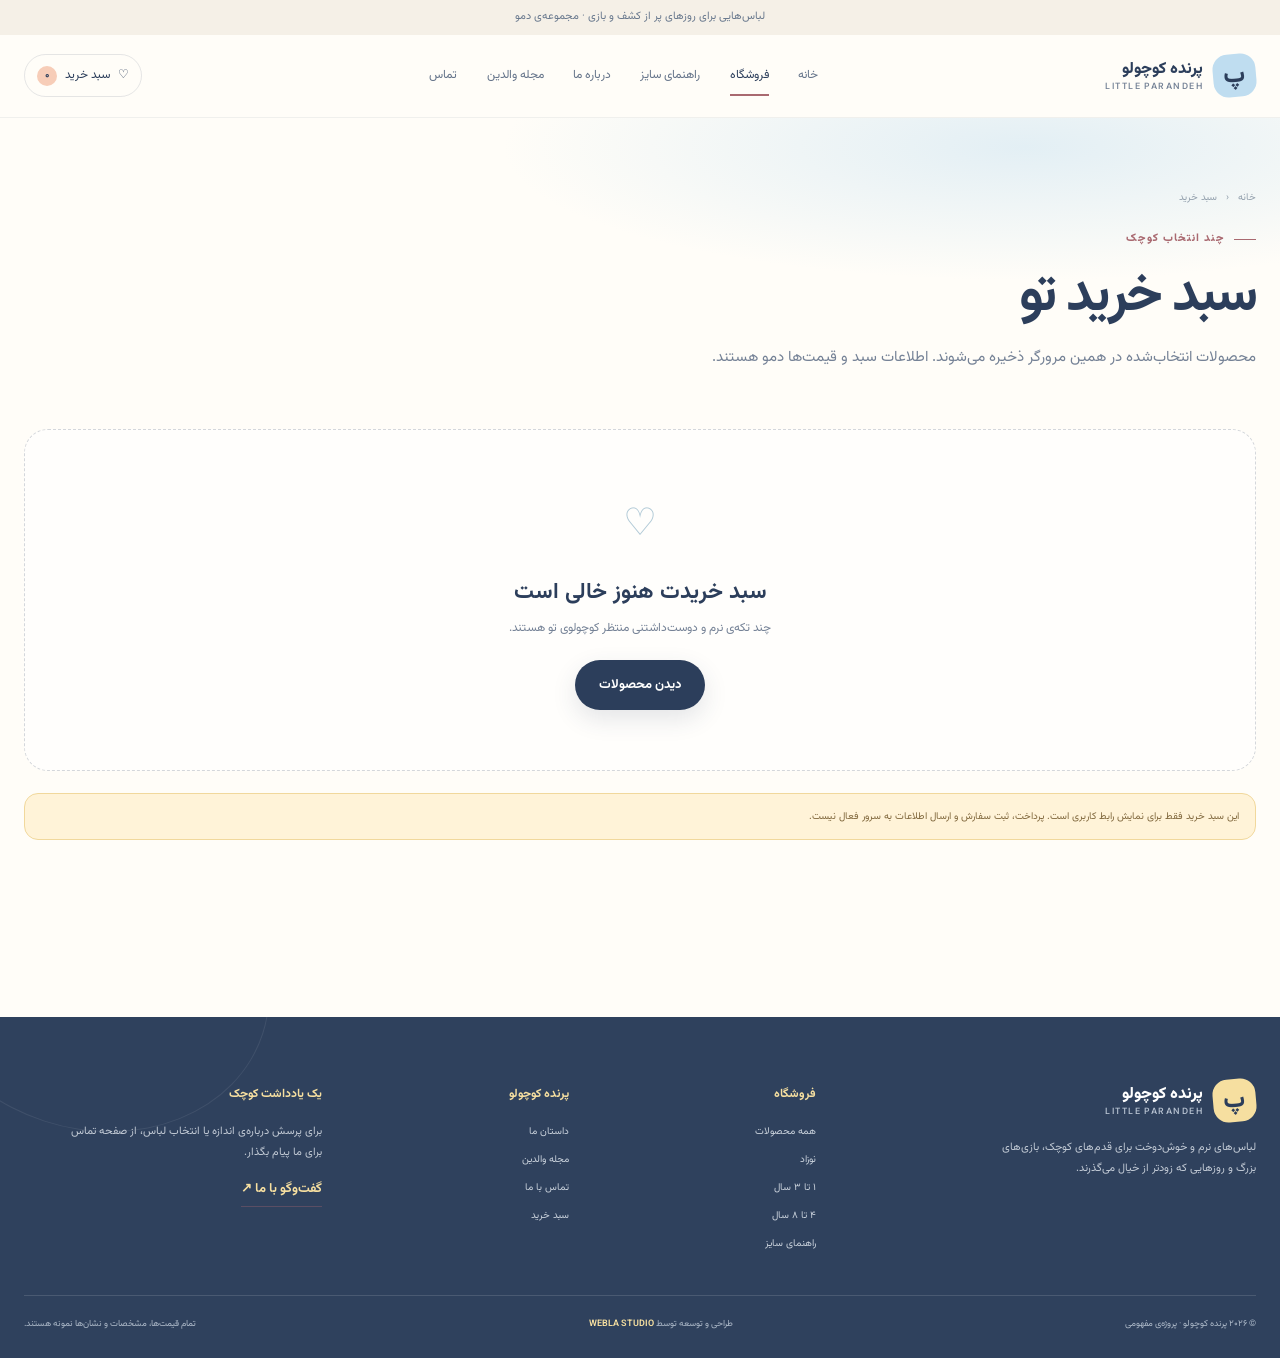
<file: cart.html>
<!doctype html>
<html lang="fa" dir="rtl">
<head>
  <meta charset="utf-8"><meta name="viewport" content="width=device-width, initial-scale=1">
  <title>سبد خرید | پرنده کوچولو</title><meta name="description" content="سبد خرید دمو پرنده کوچولو با ذخیره محلی محصولات و محاسبه مجموع نمونه."><meta name="theme-color" content="#FFFDF8"><link rel="canonical" href="https://littleparandeh.example/cart.html">
  <meta property="og:type" content="website"><meta property="og:title" content="سبد خرید | پرنده کوچولو"><meta property="og:description" content="سبد خرید دمو پرنده کوچولو با ذخیره محلی محصولات و محاسبه مجموع نمونه."><meta property="og:image" content="assets/og-cover.svg"><meta property="og:locale" content="fa_IR">
  <link rel="icon" href="assets/favicon.svg" type="image/svg+xml"><link rel="stylesheet" href="css/style.css"><script type="application/ld+json">{"@context":"https://schema.org","@type":"Organization","name":"پرنده کوچولو","alternateName":"Little Parandeh","description":"فروشگاه مفهومی لباس کودک"}</script>
</head><body>
<a class="lp-skip-link" href="#main">رفتن به محتوای اصلی</a>
<div class="lp-topline">لباس‌هایی برای روزهای پر از کشف و بازی · مجموعه‌ی دمو</div>
<header class="lp-header"><div class="lp-container lp-header__inner">
  <a class="lp-brand" href="index.html" aria-label="پرنده کوچولو، صفحه خانه"><span class="lp-brand__mark" aria-hidden="true">پ</span><span class="lp-brand__text"><strong>پرنده کوچولو</strong><small>LITTLE PARANDEH</small></span></a>
  <nav class="lp-nav" aria-label="ناوبری اصلی"><a href="index.html" >خانه</a><a href="shop.html" aria-current="page">فروشگاه</a><a href="size-guide.html" >راهنمای سایز</a><a href="about.html" >درباره ما</a><a href="blog.html" >مجله والدین</a><a href="contact.html" >تماس</a></nav>
  <div class="lp-header__actions"><a class="lp-cart-link" href="cart.html" aria-label="سبد خرید"><span aria-hidden="true">♡</span><span class="lp-cart-link__label">سبد خرید</span><b class="lp-cart-count" data-cart-count>۰</b></a><button class="lp-menu-toggle" type="button" data-menu-toggle aria-label="باز کردن منو" aria-expanded="false" aria-controls="lpMobileMenu">☰</button></div>
</div><nav class="lp-mobile-menu" id="lpMobileMenu" data-mobile-menu aria-label="منوی موبایل"><a href="index.html" >خانه</a><a href="shop.html" aria-current="page">فروشگاه</a><a href="size-guide.html" >راهنمای سایز</a><a href="about.html" >درباره ما</a><a href="blog.html" >مجله والدین</a><a href="contact.html" >تماس</a><a href="cart.html">سبد خرید</a></nav></header>
<main id="main"><section class="lp-page-head"><div class="lp-container"><nav class="lp-breadcrumb"><a href="index.html">خانه</a><span>‹</span><span>سبد خرید</span></nav><span class="lp-eyebrow">چند انتخاب کوچک</span><h1>سبد خرید تو</h1><p>محصولات انتخاب‌شده در همین مرورگر ذخیره می‌شوند. اطلاعات سبد و قیمت‌ها دمو هستند.</p></div></section><section class="lp-section lp-container" style="padding-top:20px"><div data-cart-root></div><p class="lp-notice" style="margin-top:22px">این سبد خرید فقط برای نمایش رابط کاربری است. پرداخت، ثبت سفارش و ارسال اطلاعات به سرور فعال نیست.</p></section></main>
<footer class="lp-footer"><div class="lp-container"><div class="lp-footer__grid">
      <div><a class="lp-brand" href="index.html"><span class="lp-brand__mark" aria-hidden="true">پ</span><span class="lp-brand__text"><strong>پرنده کوچولو</strong><small>LITTLE PARANDEH</small></span></a><p class="lp-footer__about">لباس‌های نرم و خوش‌دوخت برای قدم‌های کوچک، بازی‌های بزرگ و روزهایی که زودتر از خیال می‌گذرند.</p></div>
      <div><h3>فروشگاه</h3><div class="lp-footer__links"><a href="shop.html">همه محصولات</a><a href="shop.html?age=baby">نوزاد</a><a href="shop.html?age=toddler">۱ تا ۳ سال</a><a href="shop.html?age=kid">۴ تا ۸ سال</a><a href="size-guide.html">راهنمای سایز</a></div></div>
      <div><h3>پرنده کوچولو</h3><div class="lp-footer__links"><a href="about.html">داستان ما</a><a href="blog.html">مجله والدین</a><a href="contact.html">تماس با ما</a><a href="cart.html">سبد خرید</a></div></div>
      <div><h3>یک یادداشت کوچک</h3><p class="lp-footer__about">برای پرسش درباره‌ی اندازه یا انتخاب لباس، از صفحه تماس برای ما پیام بگذار.</p><a class="lp-text-link" href="contact.html" style="color:#F6DFA0">گفت‌وگو با ما ↗</a></div>
    </div><div class="lp-footer__bottom"><span>© ۲۰۲۶ پرنده کوچولو · پروژه‌ی مفهومی</span><span>طراحی و توسعه توسط <strong>WEBLA STUDIO</strong></span><span>تمام قیمت‌ها، مشخصات و نشان‌ها نمونه هستند.</span></div></div></footer>
<script src="js/data.js"></script><script src="js/app.js"></script>
</body></html>
</file>
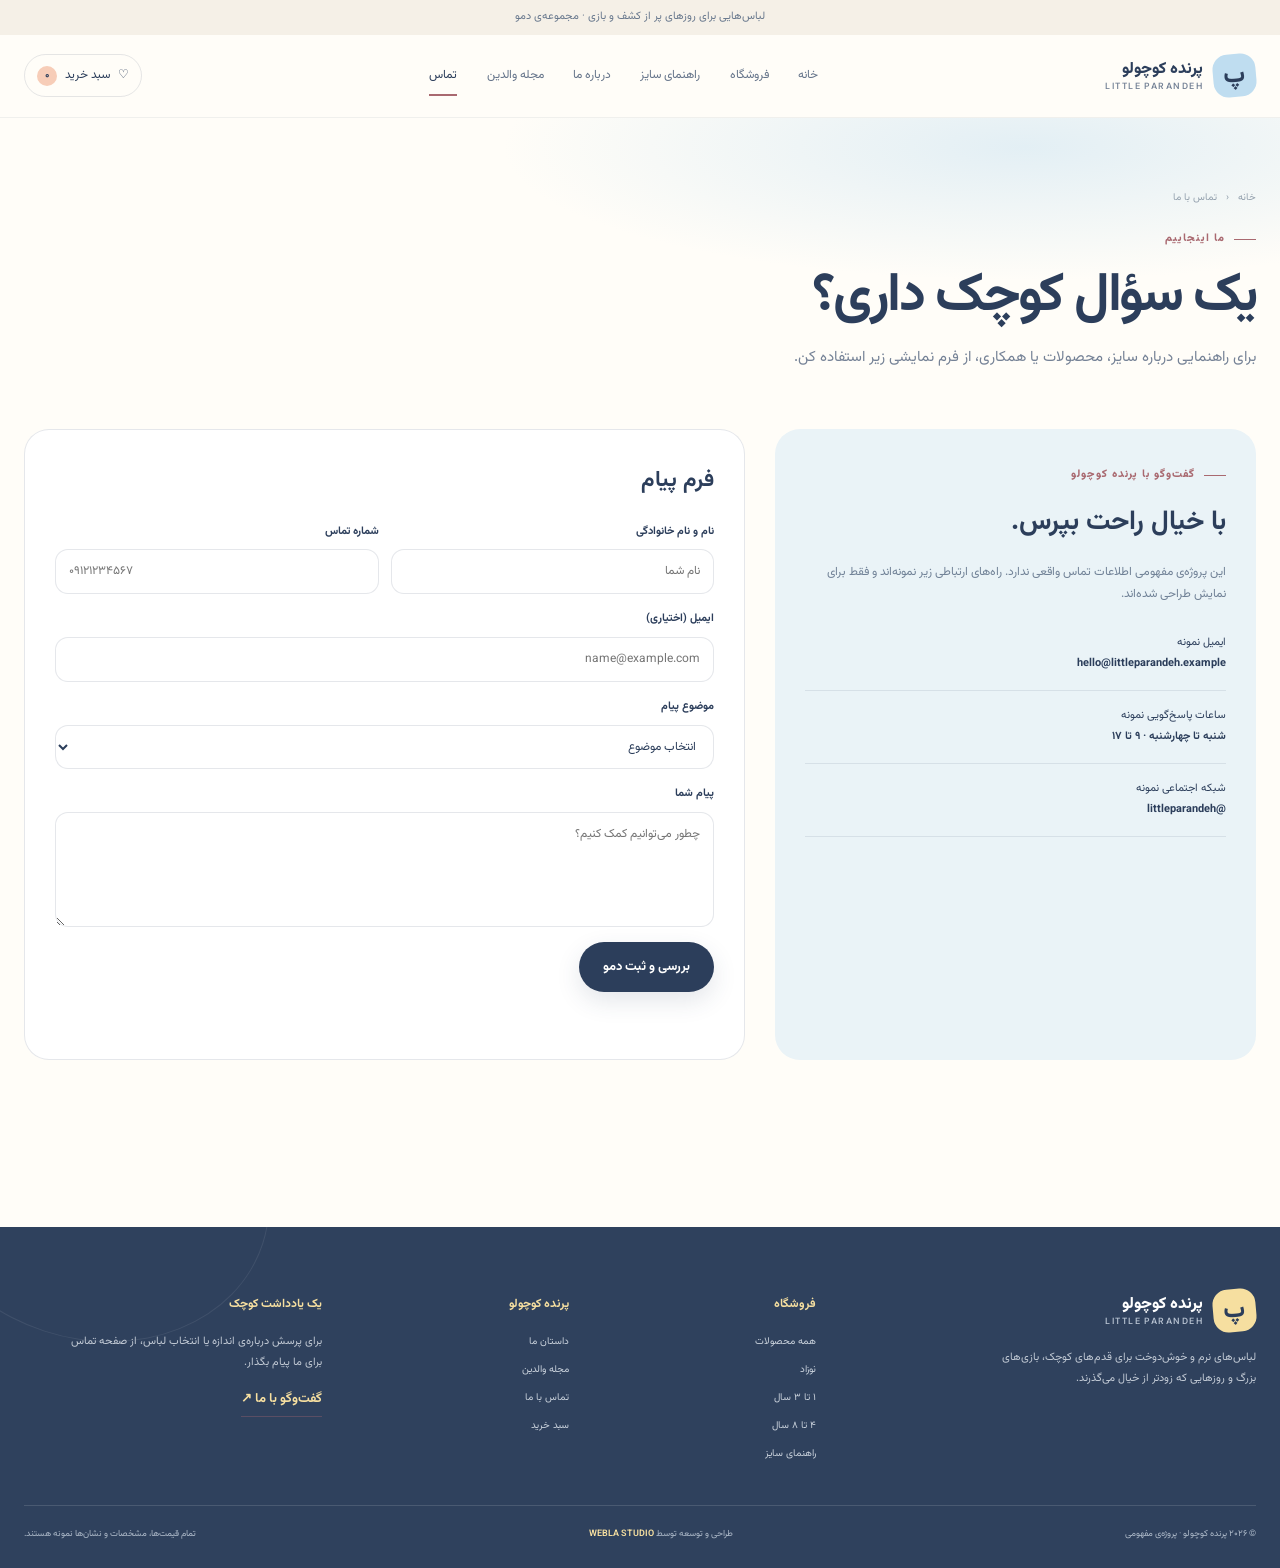
<file: contact.html>
<!doctype html>
<html lang="fa" dir="rtl">
<head>
  <meta charset="utf-8"><meta name="viewport" content="width=device-width, initial-scale=1">
  <title>تماس با ما | پرنده کوچولو</title><meta name="description" content="فرم تماس دمو برای پرسش درباره محصولات و راهنمای سایز پرنده کوچولو."><meta name="theme-color" content="#FFFDF8"><link rel="canonical" href="https://littleparandeh.example/contact.html">
  <meta property="og:type" content="website"><meta property="og:title" content="تماس با ما | پرنده کوچولو"><meta property="og:description" content="فرم تماس دمو برای پرسش درباره محصولات و راهنمای سایز پرنده کوچولو."><meta property="og:image" content="assets/og-cover.svg"><meta property="og:locale" content="fa_IR">
  <link rel="icon" href="assets/favicon.svg" type="image/svg+xml"><link rel="stylesheet" href="css/style.css"><script type="application/ld+json">{"@context":"https://schema.org","@type":"Organization","name":"پرنده کوچولو","alternateName":"Little Parandeh","description":"فروشگاه مفهومی لباس کودک"}</script>
</head><body>
<a class="lp-skip-link" href="#main">رفتن به محتوای اصلی</a>
<div class="lp-topline">لباس‌هایی برای روزهای پر از کشف و بازی · مجموعه‌ی دمو</div>
<header class="lp-header"><div class="lp-container lp-header__inner">
  <a class="lp-brand" href="index.html" aria-label="پرنده کوچولو، صفحه خانه"><span class="lp-brand__mark" aria-hidden="true">پ</span><span class="lp-brand__text"><strong>پرنده کوچولو</strong><small>LITTLE PARANDEH</small></span></a>
  <nav class="lp-nav" aria-label="ناوبری اصلی"><a href="index.html" >خانه</a><a href="shop.html" >فروشگاه</a><a href="size-guide.html" >راهنمای سایز</a><a href="about.html" >درباره ما</a><a href="blog.html" >مجله والدین</a><a href="contact.html" aria-current="page">تماس</a></nav>
  <div class="lp-header__actions"><a class="lp-cart-link" href="cart.html" aria-label="سبد خرید"><span aria-hidden="true">♡</span><span class="lp-cart-link__label">سبد خرید</span><b class="lp-cart-count" data-cart-count>۰</b></a><button class="lp-menu-toggle" type="button" data-menu-toggle aria-label="باز کردن منو" aria-expanded="false" aria-controls="lpMobileMenu">☰</button></div>
</div><nav class="lp-mobile-menu" id="lpMobileMenu" data-mobile-menu aria-label="منوی موبایل"><a href="index.html" >خانه</a><a href="shop.html" >فروشگاه</a><a href="size-guide.html" >راهنمای سایز</a><a href="about.html" >درباره ما</a><a href="blog.html" >مجله والدین</a><a href="contact.html" aria-current="page">تماس</a><a href="cart.html">سبد خرید</a></nav></header>
<main id="main"><section class="lp-page-head"><div class="lp-container"><nav class="lp-breadcrumb"><a href="index.html">خانه</a><span>‹</span><span>تماس با ما</span></nav><span class="lp-eyebrow">ما اینجاییم</span><h1>یک سؤال کوچک داری؟</h1><p>برای راهنمایی درباره سایز، محصولات یا همکاری، از فرم نمایشی زیر استفاده کن.</p></div></section><section class="lp-section lp-container" style="padding-top:20px"><div class="lp-contact-grid"><aside class="lp-contact-card"><span class="lp-eyebrow">گفت‌وگو با پرنده کوچولو</span><h2>با خیال راحت بپرس.</h2><p>این پروژه‌ی مفهومی اطلاعات تماس واقعی ندارد. راه‌های ارتباطی زیر نمونه‌اند و فقط برای نمایش طراحی شده‌اند.</p><div class="lp-contact-line">ایمیل نمونه<br><strong>hello@littleparandeh.example</strong></div><div class="lp-contact-line">ساعات پاسخ‌گویی نمونه<br><strong>شنبه تا چهارشنبه · ۹ تا ۱۷</strong></div><div class="lp-contact-line">شبکه اجتماعی نمونه<br><strong>@littleparandeh</strong></div></aside><div class="lp-contact-form-card"><h2 style="font-size:22px;margin:0 0 20px">فرم پیام</h2><form class="lp-form" data-demo-form><div class="lp-form__row"><label>نام و نام خانوادگی<input name="name" autocomplete="name" required minlength="2" placeholder="نام شما"></label><label>شماره تماس<input name="phone" type="tel" autocomplete="tel" required pattern="[0-9۰-۹+() -]{8,18}" placeholder="۰۹۱۲۱۲۳۴۵۶۷"></label></div><label>ایمیل (اختیاری)<input name="email" type="email" autocomplete="email" placeholder="name@example.com"></label><label>موضوع پیام<select name="subject" required><option value="" selected disabled>انتخاب موضوع</option><option>راهنمای سایز</option><option>پرسش درباره محصول</option><option>همکاری</option><option>سایر</option></select></label><label>پیام شما<textarea name="message" required minlength="8" placeholder="چطور می‌توانیم کمک کنیم؟"></textarea></label><button class="lp-btn lp-btn--primary" type="submit">بررسی و ثبت دمو</button><div class="lp-form-message" data-form-message aria-live="polite"></div></form></div></div></section></main>
<footer class="lp-footer"><div class="lp-container"><div class="lp-footer__grid">
      <div><a class="lp-brand" href="index.html"><span class="lp-brand__mark" aria-hidden="true">پ</span><span class="lp-brand__text"><strong>پرنده کوچولو</strong><small>LITTLE PARANDEH</small></span></a><p class="lp-footer__about">لباس‌های نرم و خوش‌دوخت برای قدم‌های کوچک، بازی‌های بزرگ و روزهایی که زودتر از خیال می‌گذرند.</p></div>
      <div><h3>فروشگاه</h3><div class="lp-footer__links"><a href="shop.html">همه محصولات</a><a href="shop.html?age=baby">نوزاد</a><a href="shop.html?age=toddler">۱ تا ۳ سال</a><a href="shop.html?age=kid">۴ تا ۸ سال</a><a href="size-guide.html">راهنمای سایز</a></div></div>
      <div><h3>پرنده کوچولو</h3><div class="lp-footer__links"><a href="about.html">داستان ما</a><a href="blog.html">مجله والدین</a><a href="contact.html">تماس با ما</a><a href="cart.html">سبد خرید</a></div></div>
      <div><h3>یک یادداشت کوچک</h3><p class="lp-footer__about">برای پرسش درباره‌ی اندازه یا انتخاب لباس، از صفحه تماس برای ما پیام بگذار.</p><a class="lp-text-link" href="contact.html" style="color:#F6DFA0">گفت‌وگو با ما ↗</a></div>
    </div><div class="lp-footer__bottom"><span>© ۲۰۲۶ پرنده کوچولو · پروژه‌ی مفهومی</span><span>طراحی و توسعه توسط <strong>WEBLA STUDIO</strong></span><span>تمام قیمت‌ها، مشخصات و نشان‌ها نمونه هستند.</span></div></div></footer>
<script src="js/data.js"></script><script src="js/app.js"></script>
</body></html>
</file>
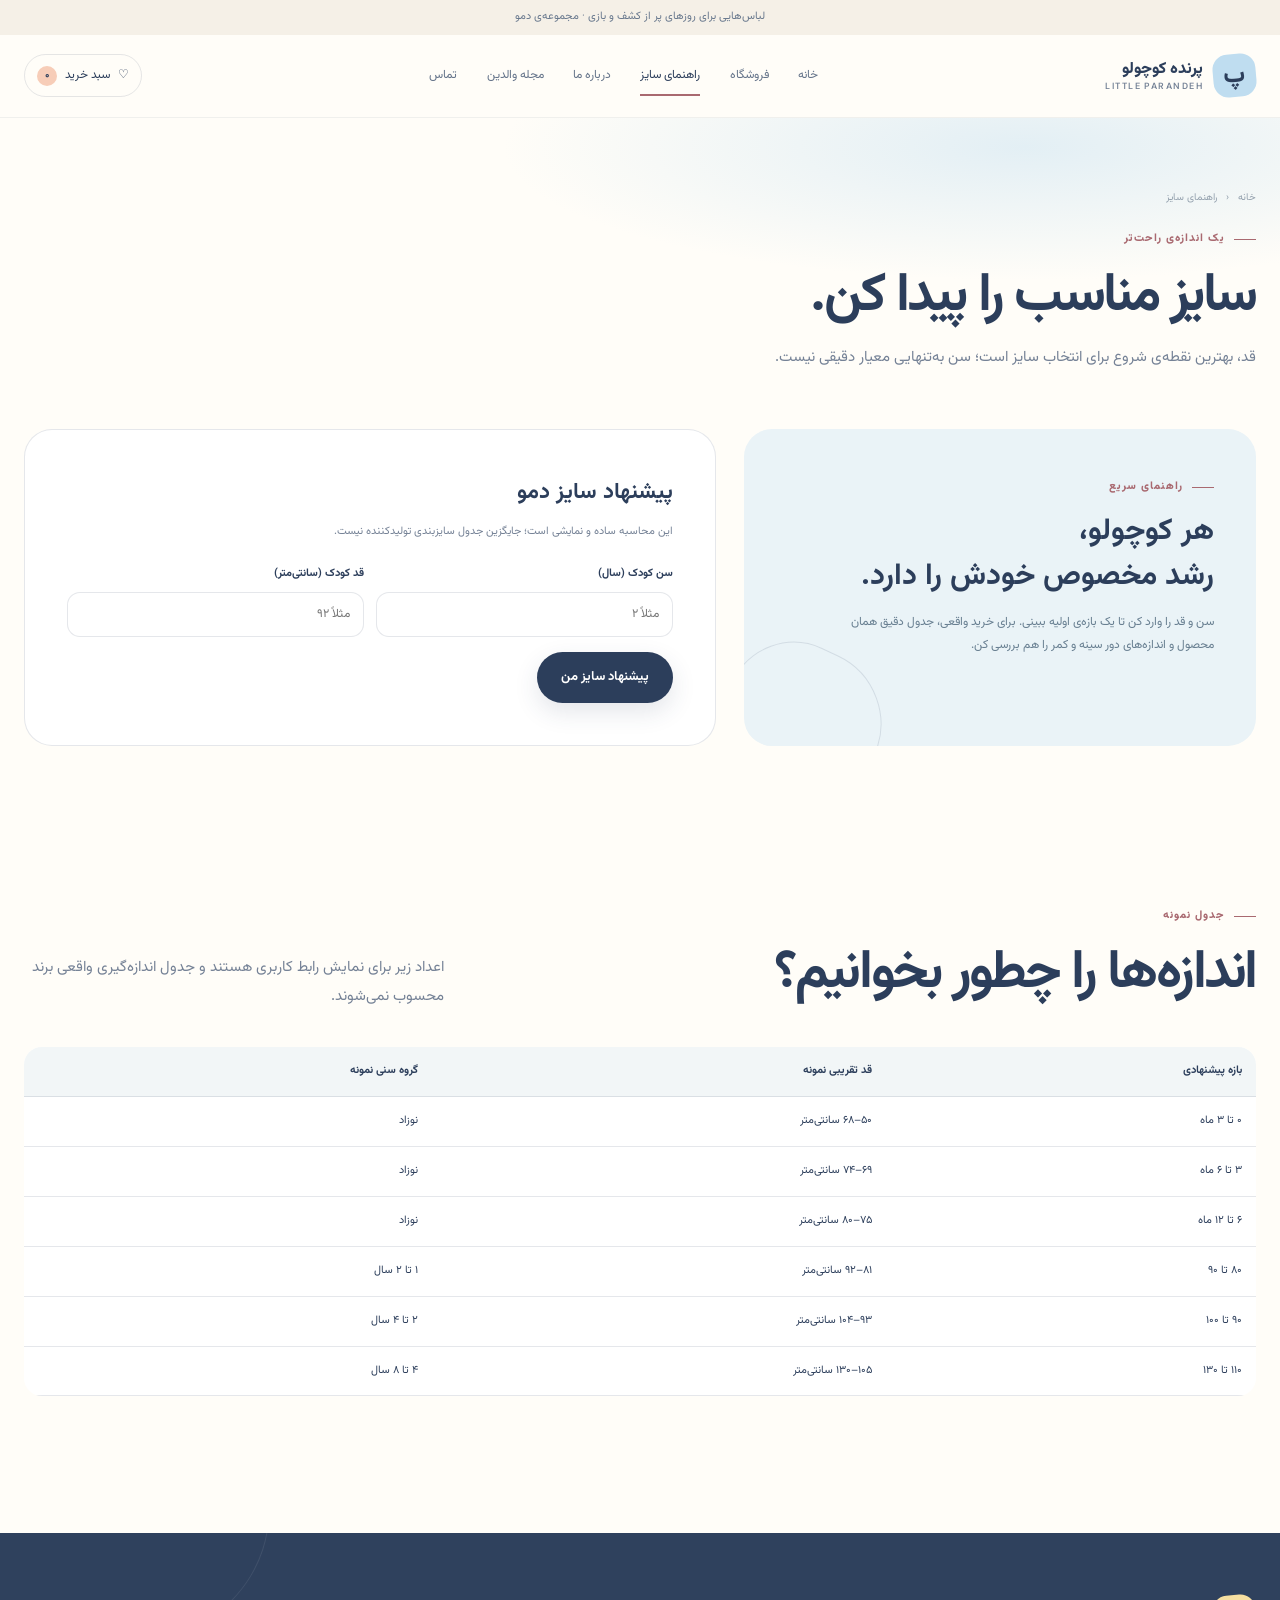
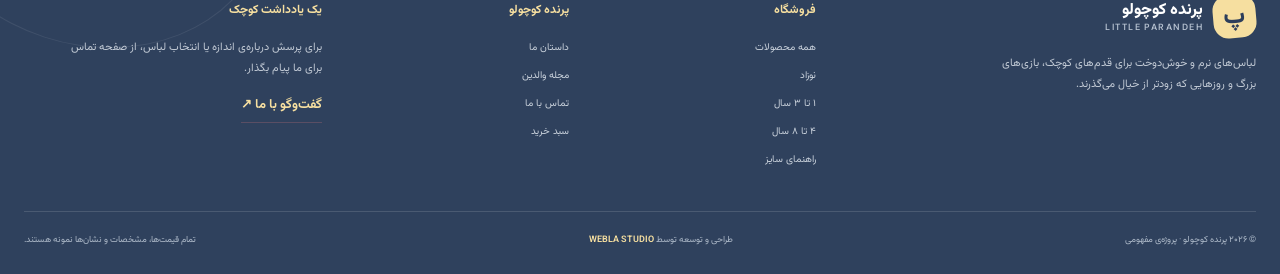
<file: size-guide.html>
<!doctype html>
<html lang="fa" dir="rtl">
<head>
  <meta charset="utf-8"><meta name="viewport" content="width=device-width, initial-scale=1">
  <title>راهنمای انتخاب سایز کودک | پرنده کوچولو</title><meta name="description" content="راهنمای تعاملی انتخاب سایز لباس کودک بر اساس سن و قد؛ همراه جدول نمونه."><meta name="theme-color" content="#FFFDF8"><link rel="canonical" href="https://littleparandeh.example/size-guide.html">
  <meta property="og:type" content="website"><meta property="og:title" content="راهنمای انتخاب سایز کودک | پرنده کوچولو"><meta property="og:description" content="راهنمای تعاملی انتخاب سایز لباس کودک بر اساس سن و قد؛ همراه جدول نمونه."><meta property="og:image" content="assets/og-cover.svg"><meta property="og:locale" content="fa_IR">
  <link rel="icon" href="assets/favicon.svg" type="image/svg+xml"><link rel="stylesheet" href="css/style.css"><script type="application/ld+json">{"@context":"https://schema.org","@type":"Organization","name":"پرنده کوچولو","alternateName":"Little Parandeh","description":"فروشگاه مفهومی لباس کودک"}</script>
</head><body>
<a class="lp-skip-link" href="#main">رفتن به محتوای اصلی</a>
<div class="lp-topline">لباس‌هایی برای روزهای پر از کشف و بازی · مجموعه‌ی دمو</div>
<header class="lp-header"><div class="lp-container lp-header__inner">
  <a class="lp-brand" href="index.html" aria-label="پرنده کوچولو، صفحه خانه"><span class="lp-brand__mark" aria-hidden="true">پ</span><span class="lp-brand__text"><strong>پرنده کوچولو</strong><small>LITTLE PARANDEH</small></span></a>
  <nav class="lp-nav" aria-label="ناوبری اصلی"><a href="index.html" >خانه</a><a href="shop.html" >فروشگاه</a><a href="size-guide.html" aria-current="page">راهنمای سایز</a><a href="about.html" >درباره ما</a><a href="blog.html" >مجله والدین</a><a href="contact.html" >تماس</a></nav>
  <div class="lp-header__actions"><a class="lp-cart-link" href="cart.html" aria-label="سبد خرید"><span aria-hidden="true">♡</span><span class="lp-cart-link__label">سبد خرید</span><b class="lp-cart-count" data-cart-count>۰</b></a><button class="lp-menu-toggle" type="button" data-menu-toggle aria-label="باز کردن منو" aria-expanded="false" aria-controls="lpMobileMenu">☰</button></div>
</div><nav class="lp-mobile-menu" id="lpMobileMenu" data-mobile-menu aria-label="منوی موبایل"><a href="index.html" >خانه</a><a href="shop.html" >فروشگاه</a><a href="size-guide.html" aria-current="page">راهنمای سایز</a><a href="about.html" >درباره ما</a><a href="blog.html" >مجله والدین</a><a href="contact.html" >تماس</a><a href="cart.html">سبد خرید</a></nav></header>
<main id="main"><section class="lp-page-head"><div class="lp-container"><nav class="lp-breadcrumb"><a href="index.html">خانه</a><span>‹</span><span>راهنمای سایز</span></nav><span class="lp-eyebrow">یک اندازه‌ی راحت‌تر</span><h1>سایز مناسب را پیدا کن.</h1><p>قد، بهترین نقطه‌ی شروع برای انتخاب سایز است؛ سن به‌تنهایی معیار دقیقی نیست.</p></div></section>
<section class="lp-section lp-container" style="padding-top:20px"><div class="lp-size-layout"><div class="lp-size-card"><span class="lp-eyebrow">راهنمای سریع</span><h2>هر کوچولو،<br>رشد مخصوص خودش را دارد.</h2><p>سن و قد را وارد کن تا یک بازه‌ی اولیه ببینی. برای خرید واقعی، جدول دقیق همان محصول و اندازه‌های دور سینه و کمر را هم بررسی کن.</p><span class="lp-size-card__shape"></span></div><div class="lp-size-form-card"><h2 style="font-size:22px;margin:0 0 8px">پیشنهاد سایز دمو</h2><p style="color:var(--lp-muted);font-size:11px;margin:0 0 22px">این محاسبه ساده و نمایشی است؛ جایگزین جدول سایزبندی تولیدکننده نیست.</p><form class="lp-form" data-size-form><div class="lp-form__row"><label>سن کودک (سال)<input name="age" type="text" inputmode="decimal" pattern="[0-9۰-۹٠-٩]+([.,٫][0-9۰-۹٠-٩]+)?" placeholder="مثلاً ۲" required></label><label>قد کودک (سانتی‌متر)<input name="height" type="text" inputmode="numeric" pattern="[0-9۰-۹٠-٩]+" placeholder="مثلاً ۹۲" required></label></div><button class="lp-btn lp-btn--primary" type="submit">پیشنهاد سایز من</button></form><div class="lp-size-result" data-size-result aria-live="polite"></div></div></div></section>
<section class="lp-section lp-container lp-section--tight"><div class="lp-section__head"><div><span class="lp-eyebrow">جدول نمونه</span><h2>اندازه‌ها را چطور بخوانیم؟</h2></div><p>اعداد زیر برای نمایش رابط کاربری هستند و جدول اندازه‌گیری واقعی برند محسوب نمی‌شوند.</p></div><div style="overflow-x:auto"><table class="lp-size-table"><thead><tr><th>بازه پیشنهادی</th><th>قد تقریبی نمونه</th><th>گروه سنی نمونه</th></tr></thead><tbody><tr><td>۰ تا ۳ ماه</td><td>۵۰–۶۸ سانتی‌متر</td><td>نوزاد</td></tr><tr><td>۳ تا ۶ ماه</td><td>۶۹–۷۴ سانتی‌متر</td><td>نوزاد</td></tr><tr><td>۶ تا ۱۲ ماه</td><td>۷۵–۸۰ سانتی‌متر</td><td>نوزاد</td></tr><tr><td>۸۰ تا ۹۰</td><td>۸۱–۹۲ سانتی‌متر</td><td>۱ تا ۲ سال</td></tr><tr><td>۹۰ تا ۱۰۰</td><td>۹۳–۱۰۴ سانتی‌متر</td><td>۲ تا ۴ سال</td></tr><tr><td>۱۱۰ تا ۱۳۰</td><td>۱۰۵–۱۳۰ سانتی‌متر</td><td>۴ تا ۸ سال</td></tr></tbody></table></div></section></main>
<footer class="lp-footer"><div class="lp-container"><div class="lp-footer__grid">
      <div><a class="lp-brand" href="index.html"><span class="lp-brand__mark" aria-hidden="true">پ</span><span class="lp-brand__text"><strong>پرنده کوچولو</strong><small>LITTLE PARANDEH</small></span></a><p class="lp-footer__about">لباس‌های نرم و خوش‌دوخت برای قدم‌های کوچک، بازی‌های بزرگ و روزهایی که زودتر از خیال می‌گذرند.</p></div>
      <div><h3>فروشگاه</h3><div class="lp-footer__links"><a href="shop.html">همه محصولات</a><a href="shop.html?age=baby">نوزاد</a><a href="shop.html?age=toddler">۱ تا ۳ سال</a><a href="shop.html?age=kid">۴ تا ۸ سال</a><a href="size-guide.html">راهنمای سایز</a></div></div>
      <div><h3>پرنده کوچولو</h3><div class="lp-footer__links"><a href="about.html">داستان ما</a><a href="blog.html">مجله والدین</a><a href="contact.html">تماس با ما</a><a href="cart.html">سبد خرید</a></div></div>
      <div><h3>یک یادداشت کوچک</h3><p class="lp-footer__about">برای پرسش درباره‌ی اندازه یا انتخاب لباس، از صفحه تماس برای ما پیام بگذار.</p><a class="lp-text-link" href="contact.html" style="color:#F6DFA0">گفت‌وگو با ما ↗</a></div>
    </div><div class="lp-footer__bottom"><span>© ۲۰۲۶ پرنده کوچولو · پروژه‌ی مفهومی</span><span>طراحی و توسعه توسط <strong>WEBLA STUDIO</strong></span><span>تمام قیمت‌ها، مشخصات و نشان‌ها نمونه هستند.</span></div></div></footer>
<script src="js/data.js"></script><script src="js/app.js"></script><script src="js/size-guide.js"></script>
</body></html>
</file>
<file: css/style.css>
@import url('https://fonts.googleapis.com/css2?family=DM+Sans:wght@400;500;600;700&family=Vazirmatn:wght@400;500;600;700;800&display=swap');

:root{
  --lp-cream:#FFFDF8;--lp-white:#FFFFFF;--lp-sky:#BFDDF0;--lp-butter:#F6DFA0;--lp-peach:#F7CDB8;--lp-navy:#2C3E5B;--lp-muted:#758296;--lp-rose:#A96970;--lp-line:rgba(44,62,91,.12);--lp-shadow:0 18px 55px rgba(44,62,91,.09);--lp-radius:26px;--lp-ease:cubic-bezier(.16,1,.3,1);--lp-wrap:1240px;
}
*{box-sizing:border-box}
html{scroll-behavior:smooth;scroll-padding-top:100px}
body{margin:0;background:var(--lp-cream);color:var(--lp-navy);font-family:'Vazirmatn',Tahoma,sans-serif;font-size:15px;line-height:1.9;overflow-x:hidden}
body.menu-open{overflow:hidden}
img{display:block;max-width:100%;height:auto}
a{color:inherit;text-decoration:none}
button,input,select,textarea{font:inherit}
button,a,select{-webkit-tap-highlight-color:transparent}
button{cursor:pointer}
::selection{background:var(--lp-sky);color:var(--lp-navy)}
:focus-visible{outline:3px solid #6DA8C8;outline-offset:3px;border-radius:8px}
.lp-container{width:min(calc(100% - 48px),var(--lp-wrap));margin-inline:auto}
.lp-eyebrow{display:inline-flex;align-items:center;gap:9px;color:var(--lp-rose);font-size:11px;font-weight:800;letter-spacing:.09em}
.lp-eyebrow:before{content:"";width:22px;height:1px;background:currentColor}
.lp-section{padding-block:92px}
.lp-section--tight{padding-block:62px}
.lp-section__head{display:flex;align-items:end;justify-content:space-between;gap:30px;margin-bottom:36px}
.lp-section__head h2,.lp-page-head h1{font-size:clamp(30px,4.6vw,54px);line-height:1.35;font-weight:700;letter-spacing:-.045em;margin:10px 0 0}
.lp-section__head p{max-width:420px;color:var(--lp-muted);margin:0}
.lp-text-link{display:inline-flex;align-items:center;gap:8px;color:var(--lp-rose);font-weight:700;font-size:13px;border-bottom:1px solid rgba(169,105,112,.35);padding-bottom:4px;transition:gap .35s var(--lp-ease)}
.lp-text-link:hover{gap:14px}
.lp-btn{min-height:48px;padding:12px 23px;border:1px solid transparent;border-radius:999px;display:inline-flex;align-items:center;justify-content:center;gap:10px;font-size:13px;font-weight:700;transition:transform .45s var(--lp-ease),background .3s ease,box-shadow .3s ease}
.lp-btn:hover{transform:translateY(-3px)}
.lp-btn--primary{background:var(--lp-navy);color:white;box-shadow:0 9px 24px rgba(44,62,91,.13)}
.lp-btn--primary:hover{background:#3a5277;box-shadow:0 14px 30px rgba(44,62,91,.18)}
.lp-btn--soft{background:var(--lp-white);border-color:var(--lp-line);color:var(--lp-navy)}
.lp-btn--soft:hover{background:#f7f1eb}
.lp-btn--wide{width:100%}
.lp-text-button{padding:8px 0;border:0;background:none;color:var(--lp-rose);font-weight:700;font-size:12px}

.lp-skip-link{position:absolute;top:8px;right:8px;z-index:200;padding:9px 14px;background:var(--lp-navy);color:#fff;border-radius:10px;transform:translateY(-160%);transition:transform .2s ease;font-size:12px}.lp-skip-link:focus{transform:translateY(0)}

/* Header */
.lp-topline{background:#F5F0E7;text-align:center;color:#68788D;font-size:11px;padding:7px 16px}
.lp-header{position:sticky;top:0;z-index:50;background:rgba(255,253,248,.92);backdrop-filter:blur(16px);border-bottom:1px solid rgba(44,62,91,.07)}
.lp-header__inner{min-height:82px;display:flex;align-items:center;justify-content:space-between;gap:25px}
.lp-brand{display:inline-flex;align-items:center;gap:10px;flex-shrink:0}
.lp-brand__mark{width:43px;height:43px;border-radius:15px;background:var(--lp-sky);display:grid;place-items:center;color:var(--lp-navy);font-size:24px;font-weight:800;transform:rotate(-5deg)}
.lp-brand__text{display:grid;line-height:1.25}
.lp-brand__text strong{font-size:16px;font-weight:800}
.lp-brand__text small{font:600 9px 'DM Sans',sans-serif;letter-spacing:.16em;color:var(--lp-muted);direction:ltr;text-align:right}
.lp-nav{display:flex;align-items:center;gap:clamp(14px,2.3vw,32px)}
.lp-nav a{font-size:12px;color:#65748A;position:relative;transition:color .25s ease}
.lp-nav a:after{content:"";position:absolute;inset-inline-start:0;bottom:-9px;width:0;height:2px;background:var(--lp-rose);transition:width .3s var(--lp-ease)}
.lp-nav a:hover,.lp-nav a[aria-current="page"]{color:var(--lp-navy)}
.lp-nav a:hover:after,.lp-nav a[aria-current="page"]:after{width:100%}
.lp-header__actions{display:flex;align-items:center;gap:10px}
.lp-cart-link{height:43px;min-width:43px;border:1px solid var(--lp-line);border-radius:50px;display:flex;align-items:center;justify-content:center;gap:8px;padding-inline:12px;font-size:12px;transition:background .25s ease}
.lp-cart-link:hover{background:var(--lp-sky)}
.lp-cart-count{background:var(--lp-peach);border-radius:50%;width:20px;height:20px;display:grid;place-items:center;font-size:10px;font-weight:800}
.lp-menu-toggle{display:none;width:44px;height:44px;border:1px solid var(--lp-line);border-radius:50%;background:white;color:var(--lp-navy);font-size:20px}
.lp-mobile-menu{display:none}

/* Hero */
.lp-hero{position:relative;isolation:isolate;min-height:650px;display:grid;align-items:center;overflow:hidden;padding-block:70px}
.lp-hero__wash{position:absolute;z-index:-2;inset:0;background:radial-gradient(ellipse at 12% 22%,rgba(191,221,240,.75),transparent 36%),radial-gradient(ellipse at 83% 80%,rgba(247,205,184,.58),transparent 32%)}
.lp-hero__grid{display:grid;grid-template-columns:1.02fr .98fr;align-items:center;gap:60px}
.lp-hero__copy{position:relative;z-index:2;padding-block:30px}
.lp-hero h1{font-size:clamp(43px,6vw,76px);line-height:1.28;letter-spacing:-.055em;margin:16px 0 20px;max-width:650px}
.lp-hero h1 em{font-style:normal;position:relative;white-space:nowrap}
.lp-hero h1 em:after{content:"";position:absolute;inset-inline:0;bottom:2px;height:13px;background:var(--lp-butter);z-index:-1;border-radius:50% 48% 45% 60%;transform:rotate(-1deg)}
.lp-hero__copy>p{max-width:470px;color:#6F7D90;font-size:15px;margin:0 0 28px}
.lp-hero__buttons{display:flex;align-items:center;gap:12px;flex-wrap:wrap}
.lp-hero__trust{display:flex;gap:23px;margin-top:38px;color:#7E8A9A;font-size:10px;flex-wrap:wrap}
.lp-hero__trust span{display:flex;align-items:center;gap:7px}
.lp-hero__trust i{width:7px;height:7px;background:#A7C9D8;border-radius:50%}
.lp-hero__visual{position:relative;min-height:480px}
.lp-hero__photo{position:absolute;inset:10px 35px 0 25px;border-radius:48% 48% 30px 30px;overflow:hidden;background:var(--lp-sky);box-shadow:var(--lp-shadow);transform:rotate(2deg)}
.lp-hero__photo img{width:100%;height:100%;object-fit:cover;object-position:center;filter:saturate(.82)}
.lp-hero__blob{position:absolute;width:220px;height:210px;border-radius:56% 44% 62% 38%/44% 48% 52% 56%;background:var(--lp-butter);z-index:-1;right:0;top:0;animation:lp-float 11s ease-in-out infinite alternate}
.lp-hero__blob--small{width:115px;height:110px;background:var(--lp-peach);right:auto;left:0;top:auto;bottom:24px;animation-delay:-4s}
.lp-hero__note{position:absolute;bottom:40px;right:0;background:rgba(255,255,255,.92);backdrop-filter:blur(10px);box-shadow:var(--lp-shadow);padding:13px 18px;border-radius:19px;font-size:11px;display:flex;gap:10px;align-items:center}
.lp-hero__note b{font-size:18px}
.lp-hero__stamp{position:absolute;top:50px;left:0;width:98px;height:98px;border:1px dashed #9ebccc;border-radius:50%;display:grid;place-items:center;text-align:center;transform:rotate(-12deg);font-size:10px;line-height:1.5;background:rgba(255,253,248,.72)}
@keyframes lp-float{to{transform:translate(12px,-15px) rotate(9deg) scale(1.04);border-radius:42% 58% 48% 52%/52% 40% 60% 48%}}
.lp-hero--sub{min-height:360px;padding-block:72px;background:radial-gradient(ellipse at 85% 15%,rgba(191,221,240,.6),transparent 35%),var(--lp-cream)}
.lp-hero--sub .lp-hero__grid{grid-template-columns:1fr .72fr}
.lp-hero--sub .lp-hero__visual{min-height:250px}
.lp-hero--sub .lp-hero__photo{inset:0 45px 0 55px;border-radius:48% 52% 28px 28px}
.lp-hero--sub h1{font-size:clamp(38px,5vw,60px)}

/* Decorative age and category tiles */
.lp-age-grid{display:grid;grid-template-columns:repeat(3,1fr);gap:18px}
.lp-age-card{position:relative;min-height:195px;padding:25px;border-radius:var(--lp-radius);overflow:hidden;display:flex;flex-direction:column;justify-content:space-between;transition:transform .5s var(--lp-ease)}
.lp-age-card:hover{transform:translateY(-7px) rotate(-.5deg)}
.lp-age-card:nth-child(1){background:var(--lp-sky)}.lp-age-card:nth-child(2){background:var(--lp-peach)}.lp-age-card:nth-child(3){background:var(--lp-butter)}
.lp-age-card__number{font:700 12px 'DM Sans',sans-serif;opacity:.6;direction:ltr}
.lp-age-card h3{font-size:23px;margin:0;line-height:1.4}
.lp-age-card p{font-size:11px;margin:5px 0 0;opacity:.72}
.lp-age-card__orb{position:absolute;width:132px;height:132px;border:1px solid rgba(44,62,91,.15);border-radius:48% 52% 60% 40%;left:-28px;top:22px;transition:transform .6s var(--lp-ease)}
.lp-age-card:hover .lp-age-card__orb{transform:rotate(35deg) scale(1.12)}
.lp-age-card__arrow{position:absolute;left:22px;bottom:22px;width:37px;height:37px;border-radius:50%;background:rgba(255,255,255,.65);display:grid;place-items:center;font-size:18px}

/* Product cards */
.lp-product-grid{display:grid;grid-template-columns:repeat(3,minmax(0,1fr));gap:27px 20px}
.lp-product-card{min-width:0}
.lp-product-card__media{display:block;position:relative;aspect-ratio:4/4.7;overflow:hidden;border-radius:23px;background:#F1EEE8;isolation:isolate}
.lp-product-card__media:before{content:"";position:absolute;inset:8% 9% 0;background:var(--lp-product-bg,var(--lp-sky));border-radius:47% 47% 12px 12px;z-index:-1;transition:transform .6s var(--lp-ease)}
.lp-product-card:nth-child(3n+2) .lp-product-card__media:before{background:var(--lp-peach)}.lp-product-card:nth-child(3n) .lp-product-card__media:before{background:var(--lp-butter)}
.lp-product-card__image{position:absolute;inset:0;width:100%;height:100%;object-fit:cover;mix-blend-mode:multiply;transition:transform .8s var(--lp-ease),opacity .45s ease;filter:saturate(.78)}
.lp-product-card__image--hover{opacity:0}
.lp-product-card:hover .lp-product-card__image--main{transform:scale(1.06) rotate(-1.2deg);opacity:0}
.lp-product-card:hover .lp-product-card__image--hover{opacity:1;transform:scale(1.08) rotate(1deg)}
.lp-product-card__tag{position:absolute;top:14px;right:14px;max-width:70%;border-radius:99px;background:rgba(255,253,248,.88);backdrop-filter:blur(8px);padding:5px 10px;font-size:9px;color:#62738A}
.lp-product-card__quick{position:absolute;left:14px;bottom:14px;background:rgba(255,255,255,.88);border-radius:50px;padding:8px 13px;font-size:10px;font-weight:700;opacity:0;transform:translateY(8px);transition:all .4s var(--lp-ease)}
.lp-product-card:hover .lp-product-card__quick{opacity:1;transform:none}
.lp-product-card__meta{display:flex;justify-content:space-between;align-items:start;gap:12px;padding:13px 3px 9px}
.lp-product-card__meta h3{font-size:13px;margin:3px 0;font-weight:700}
.lp-product-card__meta>strong{white-space:nowrap;font-size:11px;padding-top:18px}
.lp-product-card__age{font-size:9px;color:var(--lp-muted)}
.lp-product-card__color{font-size:9px;color:#8793A2;display:flex;align-items:center;gap:6px}
.lp-product-card__color i{width:10px;height:10px;border-radius:50%;background:var(--swatch);border:1px solid rgba(44,62,91,.1)}
.lp-product-card__actions{display:flex;gap:8px}
.lp-product-card__actions select,.lp-choice select{height:40px;min-width:0;flex:1;border:1px solid var(--lp-line);border-radius:13px;background:#fff;padding:0 12px;color:var(--lp-navy);font-size:11px}
.lp-icon-button{width:40px;height:40px;border:0;border-radius:13px;display:grid;place-items:center;background:var(--lp-navy);color:#fff;font-size:22px;transition:transform .3s var(--lp-ease),background .3s ease}
.lp-icon-button:hover{transform:rotate(8deg) scale(1.06);background:#52698b}

/* Editorial / value sections */
.lp-soft-panel{background:#F3F5F2;border-radius:34px;padding:clamp(28px,5vw,64px);position:relative;overflow:hidden}
.lp-soft-panel__layout{display:grid;grid-template-columns:.9fr 1.1fr;gap:55px;align-items:center}
.lp-soft-panel__image{position:relative;aspect-ratio:1.1/1;border-radius:48% 48% 24px 24px;overflow:hidden;background:var(--lp-peach)}
.lp-soft-panel__image img{width:100%;height:100%;object-fit:cover}
.lp-soft-panel h2{font-size:clamp(30px,4vw,46px);line-height:1.45;margin:12px 0}
.lp-soft-panel p{color:var(--lp-muted);max-width:450px}
.lp-soft-panel__dots{display:flex;gap:8px;margin-top:25px}.lp-soft-panel__dots i{width:10px;height:10px;border-radius:50%;background:var(--lp-sky)}.lp-soft-panel__dots i:nth-child(2){background:var(--lp-peach)}.lp-soft-panel__dots i:nth-child(3){background:var(--lp-butter)}
.lp-benefits{display:grid;grid-template-columns:repeat(4,1fr);gap:16px}
.lp-benefit{padding:23px 18px;border:1px solid var(--lp-line);border-radius:20px;background:rgba(255,255,255,.58)}
.lp-benefit__icon{width:40px;height:40px;display:grid;place-items:center;border-radius:14px;background:#E8F2F6;font-size:19px;margin-bottom:16px}
.lp-benefit h3{font-size:13px;margin:0 0 5px}.lp-benefit p{font-size:10px;color:var(--lp-muted);margin:0}
.lp-quote{padding:80px 20px;text-align:center;background:#F9F1E9}
.lp-quote blockquote{max-width:760px;margin:18px auto 14px;font-size:clamp(22px,3.4vw,38px);line-height:1.8;font-weight:600}
.lp-quote cite{font-size:11px;color:var(--lp-muted);font-style:normal}

/* Page heads / shop */
.lp-page-head{padding:70px 0 36px;background:radial-gradient(ellipse at 80% 10%,rgba(191,221,240,.44),transparent 36%)}
.lp-page-head p{color:var(--lp-muted);max-width:600px;margin:10px 0 0}
.lp-breadcrumb{display:flex;gap:9px;align-items:center;color:#93A0AD;font-size:10px;margin-bottom:16px}.lp-breadcrumb a:hover{color:var(--lp-rose)}
.lp-shop-toolbar{display:flex;align-items:center;justify-content:space-between;gap:16px;margin-bottom:24px;flex-wrap:wrap}
.lp-age-filters{display:flex;gap:9px;flex-wrap:wrap}
.lp-age-filter{border:1px solid var(--lp-line);background:white;border-radius:999px;padding:10px 18px;min-height:43px;font-size:11px;color:#718097;transition:all .3s ease}
.lp-age-filter.is-active,.lp-age-filter:hover{background:var(--lp-sky);border-color:var(--lp-sky);color:var(--lp-navy)}
.lp-shop-controls{display:flex;gap:9px;flex-wrap:wrap}
.lp-shop-controls input,.lp-shop-controls select,.lp-form input,.lp-form select,.lp-form textarea{min-height:44px;border:1px solid var(--lp-line);border-radius:13px;background:#fff;color:var(--lp-navy);padding:10px 13px;font-size:12px;min-width:140px}
.lp-shop-controls input{min-width:190px}
.lp-shop-count{font-size:11px;color:var(--lp-muted);margin-bottom:14px}
.lp-empty{padding:60px 20px;text-align:center;border:1px dashed rgba(44,62,91,.2);border-radius:24px;background:rgba(255,255,255,.5)}
.lp-empty__icon{font-size:38px;color:#b0c9d6;display:block}.lp-empty h2{margin:10px 0 3px;font-size:22px}.lp-empty p{color:var(--lp-muted);font-size:12px;margin:0 0 20px}.lp-empty--grid{grid-column:1/-1}

/* Product detail */
.lp-product-detail{display:grid;grid-template-columns:1fr .88fr;gap:65px;align-items:start}
.lp-product-detail__main-image{aspect-ratio:4/4.6;border-radius:30px;overflow:hidden;background:var(--lp-sky)}
.lp-product-detail__main-image img{width:100%;height:100%;object-fit:cover;mix-blend-mode:multiply;filter:saturate(.8)}
.lp-product-detail__thumbs{display:flex;gap:10px;margin-top:12px}.lp-product-detail__thumbs button{width:75px;height:85px;border:2px solid transparent;border-radius:14px;overflow:hidden;padding:0;background:#f0e9e2}.lp-product-detail__thumbs button.is-active{border-color:var(--lp-rose)}.lp-product-detail__thumbs img{width:100%;height:100%;object-fit:cover}
.lp-product-detail__copy{position:sticky;top:115px;padding-top:12px}
.lp-product-detail__copy h1{font-size:clamp(27px,3.8vw,44px);line-height:1.45;margin:10px 0}
.lp-product-detail__desc{color:var(--lp-muted);font-size:13px;max-width:470px}
.lp-product-detail__price{font-size:18px;font-weight:800;margin:23px 0;border-bottom:1px solid var(--lp-line);padding-bottom:20px}.lp-product-detail__price del{font-size:11px;color:#A7AFB9;font-weight:400;margin-inline-start:10px}
.lp-choice{margin:20px 0}.lp-choice__label{display:block;font-size:11px;margin-bottom:10px}.lp-choice__label strong{font-weight:700}
.lp-swatches{display:flex;gap:10px}.lp-swatches button{width:33px;height:33px;border-radius:50%;background:var(--swatch);border:4px solid white;box-shadow:0 0 0 1px rgba(44,62,91,.17);transition:transform .25s ease}.lp-swatches button.is-active{box-shadow:0 0 0 2px var(--lp-rose);transform:scale(1.08)}
.lp-choice select{width:min(100%,260px);display:block}.lp-size-link{display:inline-block;color:var(--lp-rose);font-size:10px;margin-top:10px}
.lp-product-detail__buttons{display:flex;gap:10px;flex-wrap:wrap;margin-top:28px}.lp-product-detail__notes{display:grid;gap:8px;margin-top:25px;color:#7f8d9f;font-size:10px}
.lp-accordion{border-top:1px solid var(--lp-line);margin-top:40px}.lp-accordion details{border-bottom:1px solid var(--lp-line);padding:16px 0}.lp-accordion summary{cursor:pointer;list-style:none;font-size:13px;font-weight:700;display:flex;justify-content:space-between}.lp-accordion summary::-webkit-details-marker{display:none}.lp-accordion summary:after{content:"+";font-size:19px;color:var(--lp-rose);line-height:1}.lp-accordion details[open] summary:after{content:"−"}.lp-accordion p{font-size:11px;color:var(--lp-muted);margin:12px 0 0}

/* Size guide */
.lp-size-layout{display:grid;grid-template-columns:.85fr 1.15fr;gap:28px;align-items:stretch}
.lp-size-card{background:#EAF3F7;border-radius:28px;padding:clamp(24px,4vw,42px);position:relative;overflow:hidden}
.lp-size-card h2{font-size:30px;line-height:1.5;margin:10px 0}.lp-size-card p{font-size:12px;color:#687F91;max-width:390px}
.lp-size-card__shape{position:absolute;width:160px;height:160px;border:1px solid rgba(44,62,91,.12);border-radius:47% 53% 35% 65%;bottom:-60px;left:-24px;transform:rotate(25deg)}
.lp-size-form-card{background:white;border:1px solid var(--lp-line);border-radius:28px;padding:clamp(24px,4vw,42px)}
.lp-form{display:grid;gap:15px}.lp-form__row{display:grid;grid-template-columns:1fr 1fr;gap:12px}.lp-form label{font-size:11px;font-weight:700;display:grid;gap:7px}.lp-form input,.lp-form select,.lp-form textarea{width:100%;font-weight:400}.lp-form textarea{min-height:115px;resize:vertical}.lp-form button{justify-self:start}
.lp-size-result{display:none;margin-top:18px;padding:18px;background:#F5F4EA;border-radius:16px;font-size:13px}.lp-size-result.is-visible{display:grid;gap:5px}.lp-size-result span{font-size:10px;color:var(--lp-muted)}
.lp-size-table{width:100%;border-collapse:collapse;background:white;border-radius:18px;overflow:hidden;font-size:11px}.lp-size-table th,.lp-size-table td{text-align:right;padding:14px;border-bottom:1px solid var(--lp-line)}.lp-size-table th{background:#F2F6F7}

/* Content cards / blog */
.lp-story-grid{display:grid;grid-template-columns:1.25fr 1fr 1fr;gap:18px}
.lp-story-card{border-radius:24px;overflow:hidden;background:white;border:1px solid rgba(44,62,91,.06);transition:transform .45s var(--lp-ease),box-shadow .3s ease}
.lp-story-card:hover{transform:translateY(-6px);box-shadow:var(--lp-shadow)}
.lp-story-card__image{aspect-ratio:1.35/1;overflow:hidden;background:var(--lp-peach)}.lp-story-card__image img{width:100%;height:100%;object-fit:cover;transition:transform .7s var(--lp-ease)}.lp-story-card:hover .lp-story-card__image img{transform:scale(1.05)}
.lp-story-card__body{padding:20px}.lp-story-card__body small{color:var(--lp-rose);font-size:9px}.lp-story-card__body h3{font-size:16px;line-height:1.6;margin:8px 0}.lp-story-card__body p{font-size:11px;color:var(--lp-muted);margin:0}
.lp-article{max-width:820px;margin-inline:auto}.lp-article__cover{aspect-ratio:16/8;border-radius:28px;overflow:hidden;margin:25px 0 35px}.lp-article__cover img{width:100%;height:100%;object-fit:cover}.lp-article__body{font-size:14px;line-height:2.2;color:#66758A}.lp-article__body h2{color:var(--lp-navy);font-size:24px;margin-top:34px}.lp-article__body p{margin:0 0 20px}

/* Cart / forms / contact */
.lp-cart-layout{display:grid;grid-template-columns:1.35fr .65fr;gap:25px;align-items:start}
.lp-cart-items{display:grid;gap:12px}.lp-cart-row{display:grid;grid-template-columns:104px 1fr auto auto;gap:18px;align-items:center;padding:13px;background:white;border:1px solid var(--lp-line);border-radius:20px}.lp-cart-row>img{width:104px;height:124px;object-fit:cover;border-radius:14px}.lp-cart-row__info h3{font-size:13px;margin:0 0 4px}.lp-cart-row__info p{font-size:10px;color:var(--lp-muted);margin:0 0 6px}.lp-cart-row__info strong{font-size:11px}.lp-qty{display:flex;align-items:center;gap:9px;font-size:12px}.lp-qty button{width:30px;height:30px;border:1px solid var(--lp-line);border-radius:50%;background:white}.lp-remove{border:0;background:none;color:var(--lp-rose);font-size:10px}
.lp-cart-summary{position:sticky;top:110px;background:#F1F5F2;padding:27px;border-radius:23px}.lp-cart-summary h2{font-size:21px;margin:9px 0 22px}.lp-summary-line{display:flex;justify-content:space-between;gap:10px;padding:12px 0;border-bottom:1px solid var(--lp-line);font-size:11px}.lp-summary-line--total{font-weight:800;font-size:13px;border:0;padding-block:19px}.lp-cart-summary>p{font-size:9px;color:var(--lp-muted);margin:0 0 18px}
.lp-contact-grid{display:grid;grid-template-columns:.8fr 1.2fr;gap:30px}.lp-contact-card{padding:30px;border-radius:25px;background:#EAF3F7}.lp-contact-card h2{font-size:27px;margin:10px 0}.lp-contact-card p{font-size:12px;color:#718297}.lp-contact-line{padding:15px 0;border-bottom:1px solid rgba(44,62,91,.1);font-size:11px}.lp-contact-form-card{background:white;border:1px solid var(--lp-line);padding:30px;border-radius:25px}.lp-form-message{font-size:11px;color:#467b67;min-height:22px}

/* Footer */
.lp-footer{background:#2F415D;color:#F8F5EF;padding:62px 0 25px;margin-top:75px;position:relative;overflow:hidden}
.lp-footer:before{content:"";position:absolute;width:360px;height:300px;border:1px solid rgba(255,255,255,.08);border-radius:50%;top:-190px;left:-90px;transform:rotate(18deg)}
.lp-footer__grid{display:grid;grid-template-columns:1.35fr .7fr .7fr 1fr;gap:38px;position:relative}
.lp-footer .lp-brand__text small{color:#B6C1D0}.lp-footer .lp-brand__text strong{color:white}.lp-footer .lp-brand__mark{background:var(--lp-butter)}
.lp-footer__about{font-size:11px;color:#C2CAD5;max-width:270px;margin-top:16px}
.lp-footer h3{font-size:12px;margin:4px 0 16px;color:#F6DFA0}
.lp-footer__links{display:grid;gap:9px}.lp-footer__links a{font-size:10px;color:#CAD2DC;transition:color .2s ease}.lp-footer__links a:hover{color:#F6DFA0}
.lp-footer__bottom{display:flex;justify-content:space-between;gap:20px;flex-wrap:wrap;border-top:1px solid rgba(255,255,255,.13);margin-top:42px;padding-top:20px;color:#AEBAC9;font-size:9px}
.lp-footer__bottom strong{color:#F6DFA0;font-weight:600}
.lp-live{position:fixed;z-index:100;bottom:22px;left:22px;max-width:min(360px,calc(100% - 44px));padding:13px 18px;background:var(--lp-navy);color:white;border-radius:15px;font-size:11px;box-shadow:var(--lp-shadow);opacity:0;pointer-events:none;transform:translateY(10px);transition:all .3s var(--lp-ease)}.lp-live.is-visible{opacity:1;transform:none}
.lp-notice{padding:13px 16px;background:#FFF3D8;border:1px solid #F1D89C;border-radius:14px;font-size:10px;color:#80683D}

/* Motion reveal */
[data-reveal]{opacity:0;transform:translateY(18px);transition:opacity .8s var(--lp-ease),transform .8s var(--lp-ease)}
[data-reveal].is-in{opacity:1;transform:none}
@media(prefers-reduced-motion:reduce){html{scroll-behavior:auto}*,*:before,*:after{animation-duration:.01ms!important;animation-iteration-count:1!important;transition-duration:.01ms!important;scroll-behavior:auto!important}[data-reveal]{opacity:1;transform:none}}

@media(max-width:1050px){.lp-nav{gap:13px}.lp-nav a{font-size:11px}.lp-header__inner{gap:15px}.lp-hero__grid{gap:35px}.lp-hero__visual{min-height:420px}.lp-footer__grid{grid-template-columns:1.2fr 1fr 1fr;}.lp-footer__grid>div:last-child{grid-column:2/4}.lp-product-detail{gap:35px}}
@media(max-width:800px){
  .lp-container{width:min(calc(100% - 34px),var(--lp-wrap))}.lp-section{padding-block:65px}.lp-section__head{align-items:start;flex-direction:column;gap:12px;margin-bottom:25px}
  .lp-nav{display:none}.lp-menu-toggle{display:grid;place-items:center}.lp-header__inner{min-height:72px}.lp-mobile-menu{display:grid;position:fixed;z-index:60;top:72px;inset-inline:0;background:var(--lp-cream);padding:18px 24px 25px;gap:4px;border-bottom:1px solid var(--lp-line);box-shadow:var(--lp-shadow);transform:translateY(-12px);opacity:0;visibility:hidden;transition:all .35s var(--lp-ease)}.lp-mobile-menu.is-open{opacity:1;visibility:visible;transform:none}.lp-mobile-menu a{padding:12px 10px;border-bottom:1px solid var(--lp-line);font-size:13px}
  .lp-hero{min-height:0;padding-block:42px 65px}.lp-hero__grid{grid-template-columns:1fr;gap:20px}.lp-hero__copy{padding:10px 0 0}.lp-hero h1{font-size:clamp(40px,9vw,62px);max-width:580px}.lp-hero__visual{min-height:390px;max-width:560px;width:100%;margin:auto}.lp-hero__photo{inset:0 40px 0 38px}.lp-hero__note{bottom:20px}.lp-hero__stamp{top:25px}.lp-hero--sub{padding-block:48px}.lp-hero--sub .lp-hero__grid{grid-template-columns:1fr .7fr;gap:20px}.lp-hero--sub .lp-hero__visual{min-height:210px}.lp-hero--sub .lp-hero__photo{inset:0 15px 0 25px}
  .lp-age-grid{gap:12px}.lp-age-card{min-height:170px;padding:18px}.lp-age-card h3{font-size:19px}.lp-product-grid{grid-template-columns:repeat(2,minmax(0,1fr));gap:24px 14px}.lp-story-grid{grid-template-columns:repeat(2,1fr)}.lp-story-card:first-child{grid-column:1/-1}.lp-soft-panel__layout{gap:25px}.lp-benefits{grid-template-columns:repeat(2,1fr)}.lp-product-detail{grid-template-columns:1fr .95fr;gap:22px}.lp-product-detail__copy{top:90px}.lp-size-layout{grid-template-columns:1fr 1fr;gap:15px}.lp-cart-layout{grid-template-columns:1fr}.lp-cart-summary{position:static}.lp-contact-grid{grid-template-columns:1fr 1fr;gap:15px}
}
@media(max-width:560px){
  .lp-topline{font-size:9px}.lp-header__actions{gap:6px}.lp-brand__mark{width:38px;height:38px}.lp-brand__text strong{font-size:14px}.lp-cart-link{height:40px;min-width:40px;padding-inline:8px}.lp-cart-link__label{display:none}
  .lp-hero__visual{min-height:330px}.lp-hero__photo{inset:0 26px 0 26px}.lp-hero__blob{width:140px;height:140px}.lp-hero__blob--small{width:85px;height:80px}.lp-hero__stamp{width:76px;height:76px;font-size:8px}.lp-hero__note{font-size:9px;padding:10px 12px}.lp-hero__trust{gap:12px;margin-top:24px}.lp-hero--sub .lp-hero__grid{grid-template-columns:1fr}.lp-hero--sub .lp-hero__visual{display:none}
  .lp-age-grid{grid-template-columns:1fr}.lp-age-card{min-height:140px}.lp-product-grid{gap:22px 10px}.lp-product-card__meta{display:block}.lp-product-card__meta>strong{display:block;padding-top:7px}.lp-product-card__meta h3{font-size:11px}.lp-product-card__actions select{font-size:9px;padding-inline:7px}.lp-product-card__tag{font-size:8px;top:9px;right:9px}.lp-product-card__quick{opacity:1;transform:none;font-size:8px;bottom:9px;left:9px;padding:6px 9px}
  .lp-soft-panel{padding:24px}.lp-soft-panel__layout{grid-template-columns:1fr}.lp-soft-panel__image{aspect-ratio:1.5/1;order:2}.lp-benefits{gap:9px}.lp-benefit{padding:16px 13px}.lp-benefit h3{font-size:11px}.lp-benefit p{font-size:9px}
  .lp-section__head h2,.lp-page-head h1{font-size:31px}.lp-shop-toolbar{align-items:stretch}.lp-age-filters{display:grid;grid-template-columns:repeat(3,1fr)}.lp-age-filter{padding:9px 7px;font-size:9px}.lp-shop-controls{display:grid;grid-template-columns:1fr 1fr}.lp-shop-controls input{grid-column:1/-1;min-width:0}.lp-shop-controls select{min-width:0;width:100%}
  .lp-product-detail{grid-template-columns:1fr;gap:22px}.lp-product-detail__copy{position:static}.lp-product-detail__main-image{aspect-ratio:1/1.08}.lp-product-detail__copy h1{font-size:29px}.lp-product-detail__buttons>*{flex:1}.lp-size-layout{grid-template-columns:1fr}.lp-form__row{grid-template-columns:1fr}.lp-story-grid{grid-template-columns:1fr}.lp-story-card:first-child{grid-column:auto}.lp-cart-row{grid-template-columns:72px 1fr auto;gap:10px}.lp-cart-row>img{width:72px;height:90px}.lp-cart-row__info h3{font-size:11px}.lp-qty{grid-column:2;justify-self:start}.lp-remove{grid-column:3;grid-row:1/3}.lp-contact-grid{grid-template-columns:1fr}.lp-contact-card,.lp-contact-form-card{padding:23px}.lp-footer{padding-top:48px}.lp-footer__grid{grid-template-columns:1fr 1fr;gap:26px 18px}.lp-footer__grid>div:first-child{grid-column:1/-1}.lp-footer__grid>div:last-child{grid-column:1/-1}.lp-footer__bottom{margin-top:30px}.lp-article__cover{aspect-ratio:4/3}.lp-size-table{font-size:9px}.lp-size-table th,.lp-size-table td{padding:10px 7px}
}
</file>
